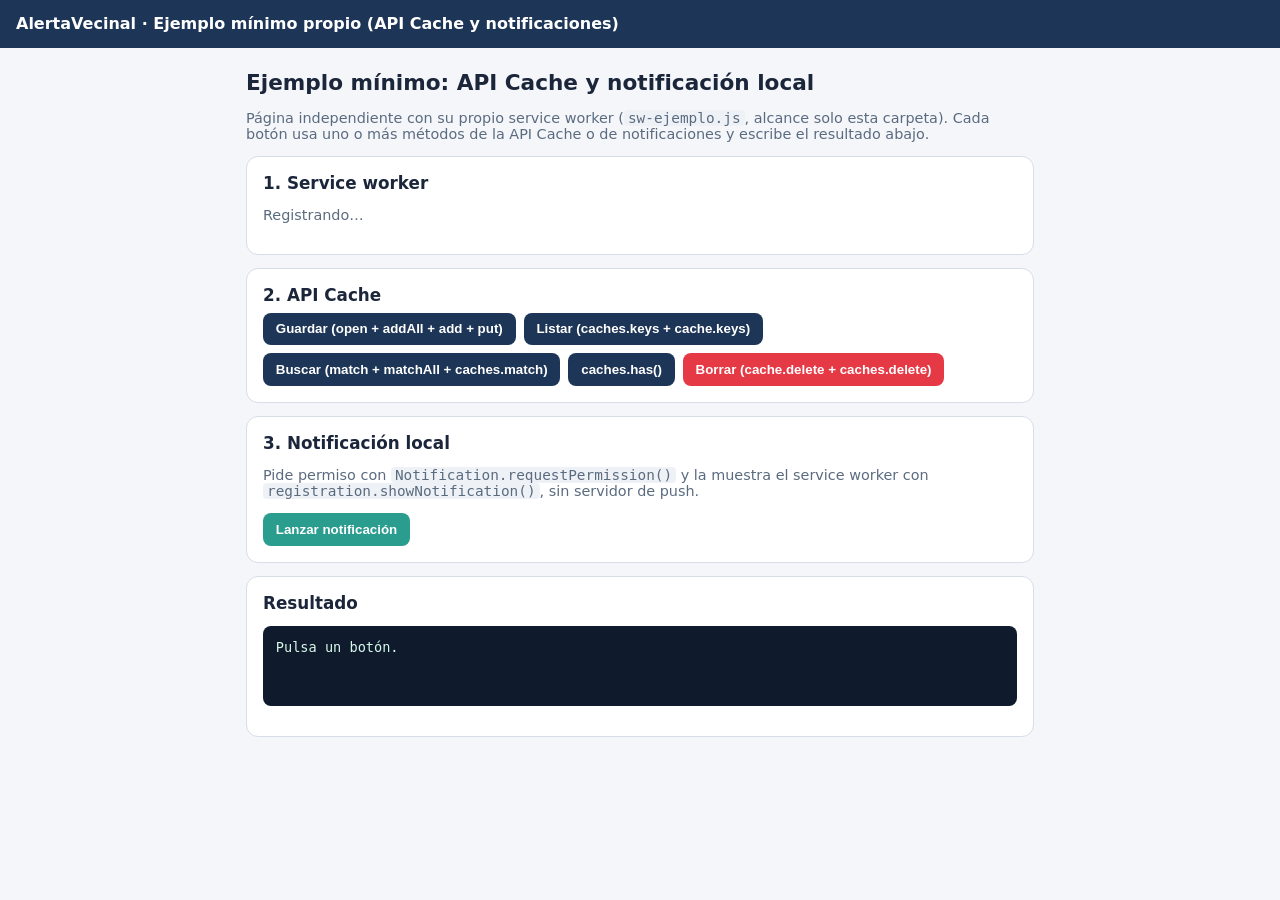
<file: docs/individual/yeudiel/ejemplo/index.html>
<!DOCTYPE html>
<html lang="es">
<head>
  <meta charset="UTF-8">
  <meta name="viewport" content="width=device-width, initial-scale=1">
  <title>Ejemplo mínimo: caché y notificaciones · Yeudiel</title>
  <link rel="manifest" href="manifest.json">
  <meta name="theme-color" content="#1d3557">
  <link rel="icon" type="image/png" href="../../../../iconos/icon-192.png">
  <style>
    :root { --azul:#1d3557; --rojo:#e63946; --verde:#2a9d8f; --borde:#d7dee8; --suave:#5b6b7f; }
    * { box-sizing:border-box; }
    body { margin:0; font-family:system-ui,Segoe UI,Roboto,sans-serif; background:#f4f6fa; color:#1b263b; }
    header { background:var(--azul); color:#fff; padding:.9rem 1rem; font-weight:700; }
    main { max-width:820px; margin:0 auto; padding:1rem; }
    h1 { font-size:1.35rem; margin:.4rem 0; }
    .tarjeta { background:#fff; border:1px solid var(--borde); border-radius:12px; padding:1rem; margin:.8rem 0; }
    .tarjeta h2 { font-size:1.05rem; margin:0 0 .5rem; }
    .botones { display:flex; flex-wrap:wrap; gap:.5rem; }
    button { border:0; border-radius:8px; padding:.55rem .8rem; font-weight:600; cursor:pointer; background:var(--azul); color:#fff; }
    button.verde { background:var(--verde); } button.rojo { background:var(--rojo); }
    pre { background:#0f1b2d; color:#d7f9e9; border-radius:8px; padding:.8rem; white-space:pre-wrap; min-height:5rem; font-size:.85rem; }
    .nota { color:var(--suave); font-size:.9rem; }
    code { background:#eef2f7; padding:0 .25rem; border-radius:4px; }
  </style>
</head>
<body>
  <header>AlertaVecinal · Ejemplo mínimo propio (API Cache y notificaciones)</header>
  <main>
    <h1>Ejemplo mínimo: API Cache y notificación local</h1>
    <p class="nota">Página independiente con su propio service worker (<code>sw-ejemplo.js</code>, alcance solo esta carpeta).
      Cada botón usa uno o más métodos de la API Cache o de notificaciones y escribe el resultado abajo.</p>

    <section class="tarjeta">
      <h2>1. Service worker</h2>
      <p id="estado-sw" class="nota">Registrando…</p>
    </section>

    <section class="tarjeta">
      <h2>2. API Cache</h2>
      <div class="botones">
        <button data-paso="guardar">Guardar (open + addAll + add + put)</button>
        <button data-paso="listar">Listar (caches.keys + cache.keys)</button>
        <button data-paso="buscar">Buscar (match + matchAll + caches.match)</button>
        <button data-paso="existe">caches.has()</button>
        <button class="rojo" data-paso="borrar">Borrar (cache.delete + caches.delete)</button>
      </div>
    </section>

    <section class="tarjeta">
      <h2>3. Notificación local</h2>
      <p class="nota">Pide permiso con <code>Notification.requestPermission()</code> y la muestra el service worker con
        <code>registration.showNotification()</code>, sin servidor de push.</p>
      <div class="botones">
        <button class="verde" data-paso="notificar">Lanzar notificación</button>
      </div>
    </section>

    <section class="tarjeta">
      <h2>Resultado</h2>
      <pre id="salida">Pulsa un botón.</pre>
    </section>
  </main>
  <script src="ejemplo.js"></script>
</body>
</html>
</file>
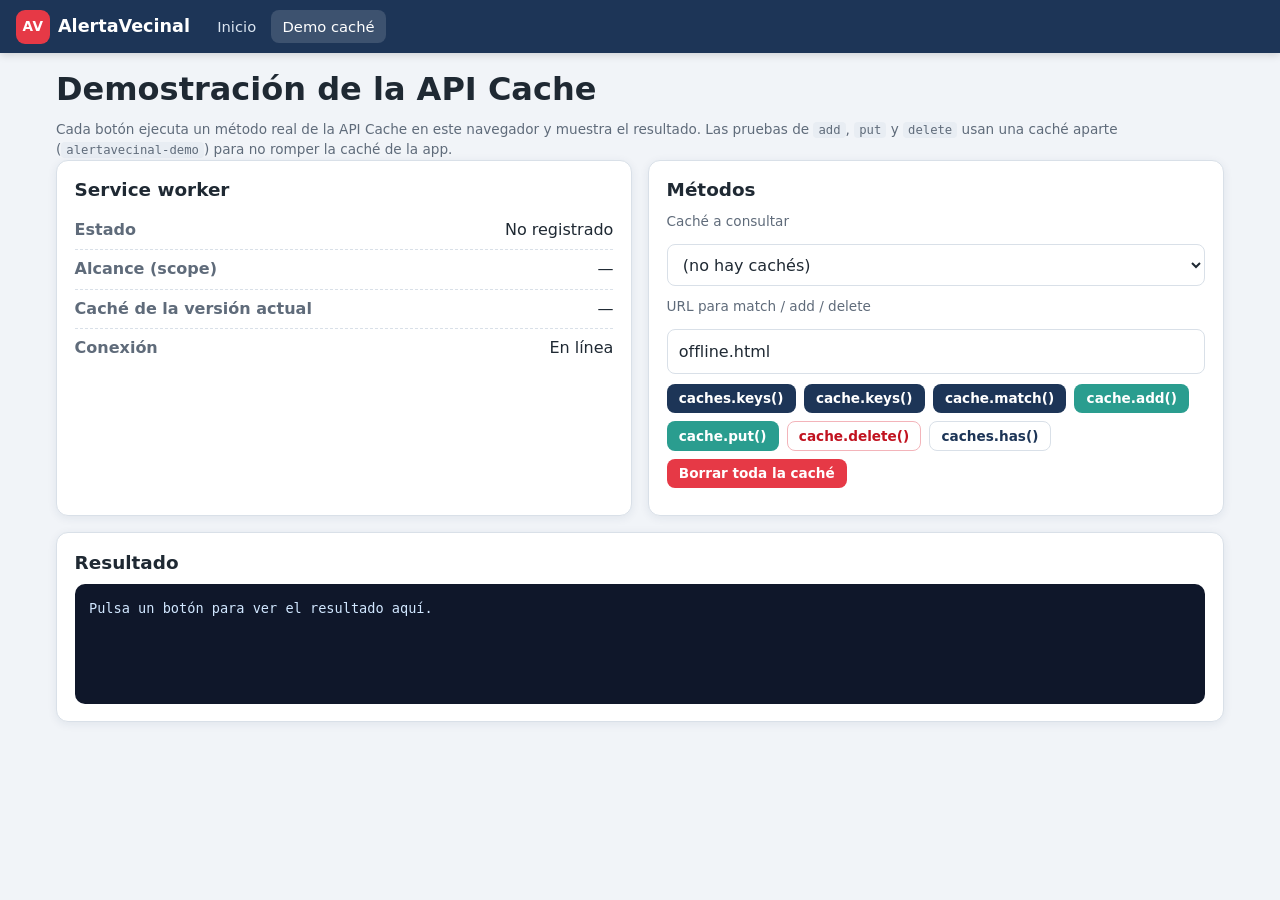
<file: demo-cache.html>
<!DOCTYPE html>
<html lang="es">
<head>
  <meta charset="UTF-8">
  <meta name="viewport" content="width=device-width, initial-scale=1">
  <title>Demo API Cache · AlertaVecinal</title>
  <link rel="stylesheet" href="css/estilos.css">
  <link rel="manifest" href="manifest.json">
  <meta name="theme-color" content="#1d3557">
  <link rel="icon" type="image/png" href="iconos/icon-192.png">
</head>
<body data-pagina="demo-cache">
  <header class="barra">
    <a class="marca" href="./">
      <span class="marca-logo" aria-hidden="true">AV</span>
      <span>AlertaVecinal</span>
    </a>
    <nav aria-label="Menú principal">
      <ul id="menu" class="menu">
        <li><a href="./">Inicio</a></li>
        <li><a href="demo-cache.html" class="activo">Demo caché</a></li>
      </ul>
    </nav>
    <div class="barra-acciones" id="barra-acciones">
      <span id="estado-red" class="chip" hidden></span>
    </div>
  </header>

  <main class="contenedor">
    <h1>Demostración de la API Cache</h1>
    <p class="nota">Cada botón ejecuta un método real de la API Cache en este navegador y muestra el resultado.
      Las pruebas de <code>add</code>, <code>put</code> y <code>delete</code> usan una caché aparte
      (<code>alertavecinal-demo</code>) para no romper la caché de la app.</p>

    <div class="demo-grid">
      <section class="tarjeta">
        <h2>Service worker</h2>
        <div class="dato"><strong>Estado</strong><span id="sw-estado">Comprobando…</span></div>
        <div class="dato"><strong>Alcance (scope)</strong><span id="sw-alcance">—</span></div>
        <div class="dato"><strong>Caché de la versión actual</strong><span id="sw-version">—</span></div>
        <div class="dato"><strong>Conexión</strong><span id="sw-red">—</span></div>
      </section>

      <section class="tarjeta">
        <h2>Métodos</h2>
        <label class="formulario">
          <span class="nota">Caché a consultar</span>
          <select id="demo-cache-nombre"><option value="">(pulsa caches.keys() primero)</option></select>
        </label>
        <label class="formulario" style="margin-top:.6rem">
          <span class="nota">URL para match / add / delete</span>
          <input id="demo-url" value="offline.html">
        </label>
        <div class="botonera">
          <button type="button" class="btn btn-primario btn-chico" data-metodo="cachesKeys">caches.keys()</button>
          <button type="button" class="btn btn-primario btn-chico" data-metodo="cacheKeys">cache.keys()</button>
          <button type="button" class="btn btn-primario btn-chico" data-metodo="cacheMatch">cache.match()</button>
          <button type="button" class="btn btn-verde btn-chico" data-metodo="cacheAdd">cache.add()</button>
          <button type="button" class="btn btn-verde btn-chico" data-metodo="cachePut">cache.put()</button>
          <button type="button" class="btn btn-peligro btn-chico" data-metodo="cacheDelete">cache.delete()</button>
          <button type="button" class="btn btn-claro btn-chico" data-metodo="cachesHas">caches.has()</button>
          <button type="button" class="btn btn-alerta btn-chico" data-metodo="borrarTodo">Borrar toda la caché</button>
        </div>
      </section>
    </div>

    <section class="tarjeta" style="margin-top:1rem">
      <h2>Resultado</h2>
      <pre id="demo-salida" class="salida">Pulsa un botón para ver el resultado aquí.</pre>
    </section>
  </main>

  <div id="avisos" class="avisos" aria-live="polite"></div>
  <script type="module">
    for (const nombre of ['app', 'cache-demo']) {
      try { await import(`./js/${nombre}.js`); }
      catch (error) { console.warn(`[AlertaVecinal] js/${nombre}.js no está disponible todavía.`, error.message); }
    }
  </script>
</body>
</html>
</file>
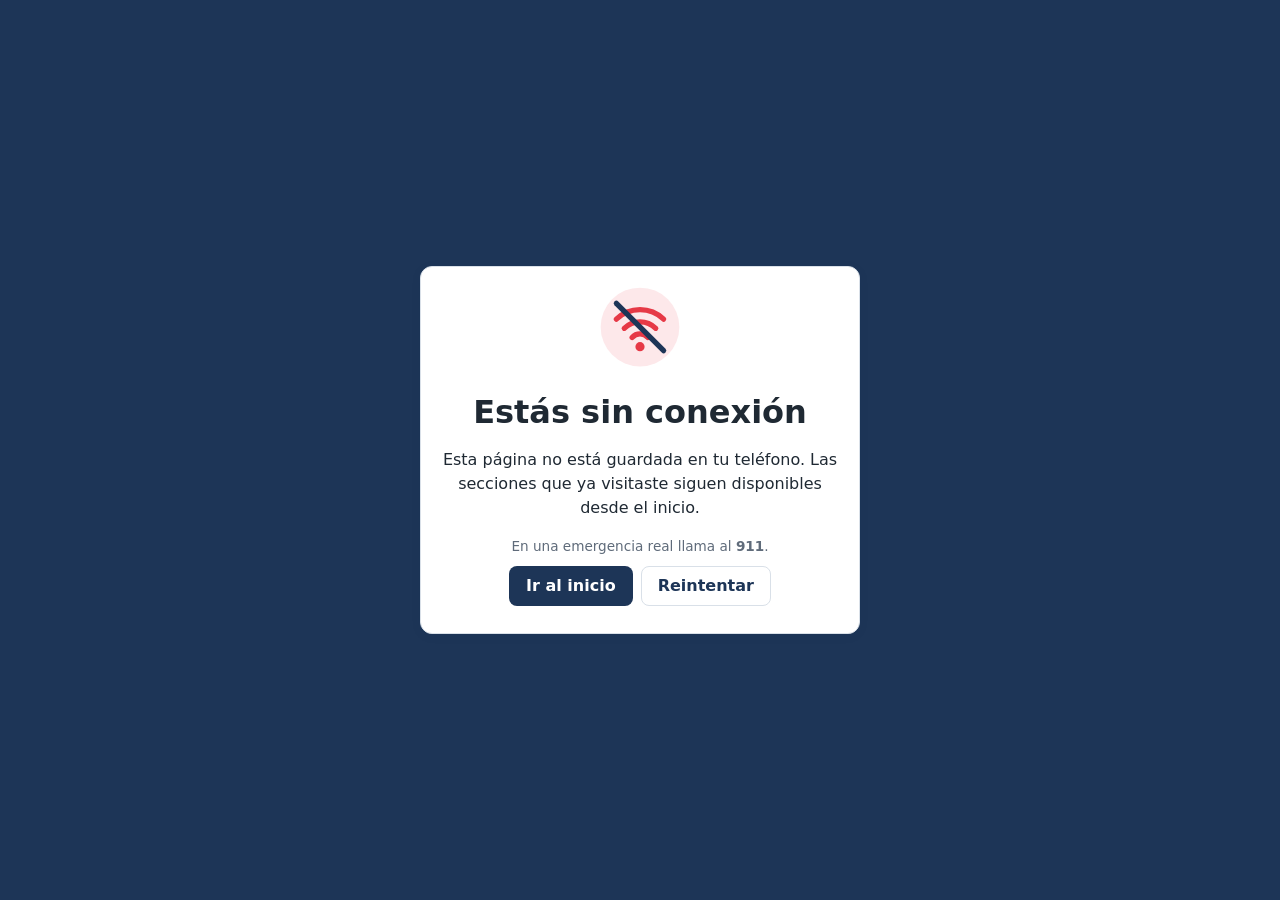
<file: offline.html>
<!DOCTYPE html>
<html lang="es">
<head>
  <meta charset="UTF-8">
  <meta name="viewport" content="width=device-width, initial-scale=1">
  <title>Sin conexión · AlertaVecinal</title>
  <meta name="theme-color" content="#1d3557">
  <link rel="stylesheet" href="css/estilos.css">
</head>
<body>
  <!-- Página de respaldo: el service worker la entrega cuando no hay red
       y la página pedida no está guardada en la caché. -->
  <main class="offline">
    <div class="tarjeta">
      <svg class="offline-icono" viewBox="0 0 64 64" aria-hidden="true">
        <circle cx="32" cy="32" r="30" fill="#fde8ea"/>
        <path d="M14 26a26 26 0 0 1 36 0M20 33a17 17 0 0 1 24 0M26 40a8 8 0 0 1 12 0" fill="none"
              stroke="#e63946" stroke-width="4" stroke-linecap="round"/>
        <circle cx="32" cy="47" r="3.5" fill="#e63946"/>
        <path d="M14 14l36 36" stroke="#1d3557" stroke-width="4" stroke-linecap="round"/>
      </svg>
      <h1>Estás sin conexión</h1>
      <p>Esta página no está guardada en tu teléfono. Las secciones que ya visitaste
         siguen disponibles desde el inicio.</p>
      <p class="nota">En una emergencia real llama al <strong>911</strong>.</p>
      <div class="botonera" style="justify-content:center">
        <a class="btn btn-primario" href="./">Ir al inicio</a>
        <button class="btn btn-claro" type="button" onclick="location.reload()">Reintentar</button>
      </div>
    </div>
  </main>
</body>
</html>
</file>
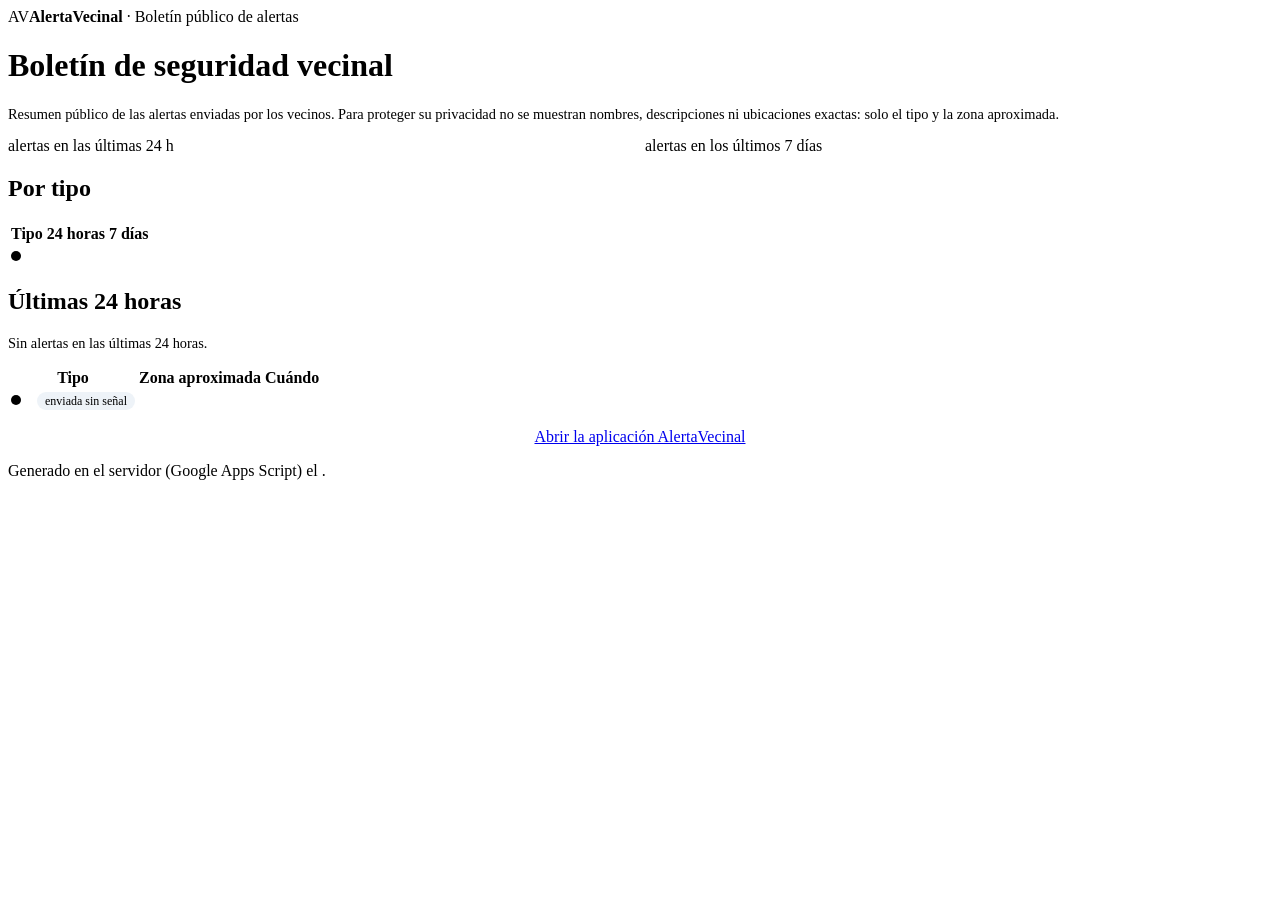
<file: apps-script/vista_boletin.html>
<!DOCTYPE html>
<html lang="es">
<head>
  <meta charset="utf-8">
  <!-- Plantilla de Apps Script: las etiquetas de valor escriben un dato (escapado) y las de código se ejecutan EN EL SERVIDOR.
       No escribas esas etiquetas dentro de un comentario: Apps Script también las interpreta ahí. -->
  <?!= estilosComunes_() ?>
  <style>
    .resumen{display:grid;grid-template-columns:repeat(auto-fit,minmax(150px,1fr));gap:10px}
    .cifra{font-size:2rem;font-weight:800;color:var(--azul)}
    .punto{display:inline-block;width:10px;height:10px;border-radius:50%;margin-right:6px;background:currentColor}
    .nota{color:var(--texto-suave);font-size:.9rem}
    .etiqueta{font-size:.75rem;background:#eef3f8;border-radius:10px;padding:2px 8px;margin-left:6px;color:var(--azul-claro)}
  </style>
</head>
<body>
  <header><span class="logo">AV</span><b>AlertaVecinal</b> · Boletín público de alertas</header>
  <main>
    <div class="tarjeta">
      <h1>Boletín de seguridad vecinal</h1>
      <p class="nota">Resumen público de las alertas enviadas por los vecinos. Para proteger su privacidad
        no se muestran nombres, descripciones ni ubicaciones exactas: solo el tipo y la zona aproximada.</p>
      <div class="resumen">
        <div class="tarjeta"><div class="cifra"><?= datos.total24h ?></div>alertas en las últimas 24 h</div>
        <div class="tarjeta"><div class="cifra"><?= datos.total7d ?></div>alertas en los últimos 7 días</div>
      </div>
    </div>

    <div class="tarjeta">
      <h2>Por tipo</h2>
      <table>
        <tr><th>Tipo</th><th>24 horas</th><th>7 días</th></tr>
        <? for (var i = 0; i < datos.porTipo7d.length; i++) { ?>
          <tr>
            <td class="<?= datos.porTipo7d[i].tipo ?>"><span class="punto"></span><?= datos.porTipo7d[i].nombre ?></td>
            <td><?= datos.porTipo24h[i].total ?></td>
            <td><?= datos.porTipo7d[i].total ?></td>
          </tr>
        <? } ?>
      </table>
    </div>

    <div class="tarjeta">
      <h2>Últimas 24 horas</h2>
      <? if (!datos.lista.length) { ?>
        <p class="nota">Sin alertas en las últimas 24 horas.</p>
      <? } else { ?>
        <table>
          <tr><th>Tipo</th><th>Zona aproximada</th><th>Cuándo</th></tr>
          <? for (var j = 0; j < datos.lista.length; j++) { var a = datos.lista[j]; ?>
            <tr>
              <td class="<?= a.tipo ?>"><span class="punto"></span><?= a.nombre ?>
                <? if (a.sinSenal) { ?><span class="etiqueta">enviada sin señal</span><? } ?></td>
              <td><?= a.zona ?></td>
              <td><?= a.hace ?></td>
            </tr>
          <? } ?>
        </table>
      <? } ?>
    </div>
    <p style="text-align:center"><a href="https://jazyelae.github.io/alertavecinal/">Abrir la aplicación AlertaVecinal</a></p>
  </main>
  <footer class="ssr">Generado en el servidor (Google Apps Script) el <?= datos.generadoEn ?>.</footer>
</body>
</html>
</file>
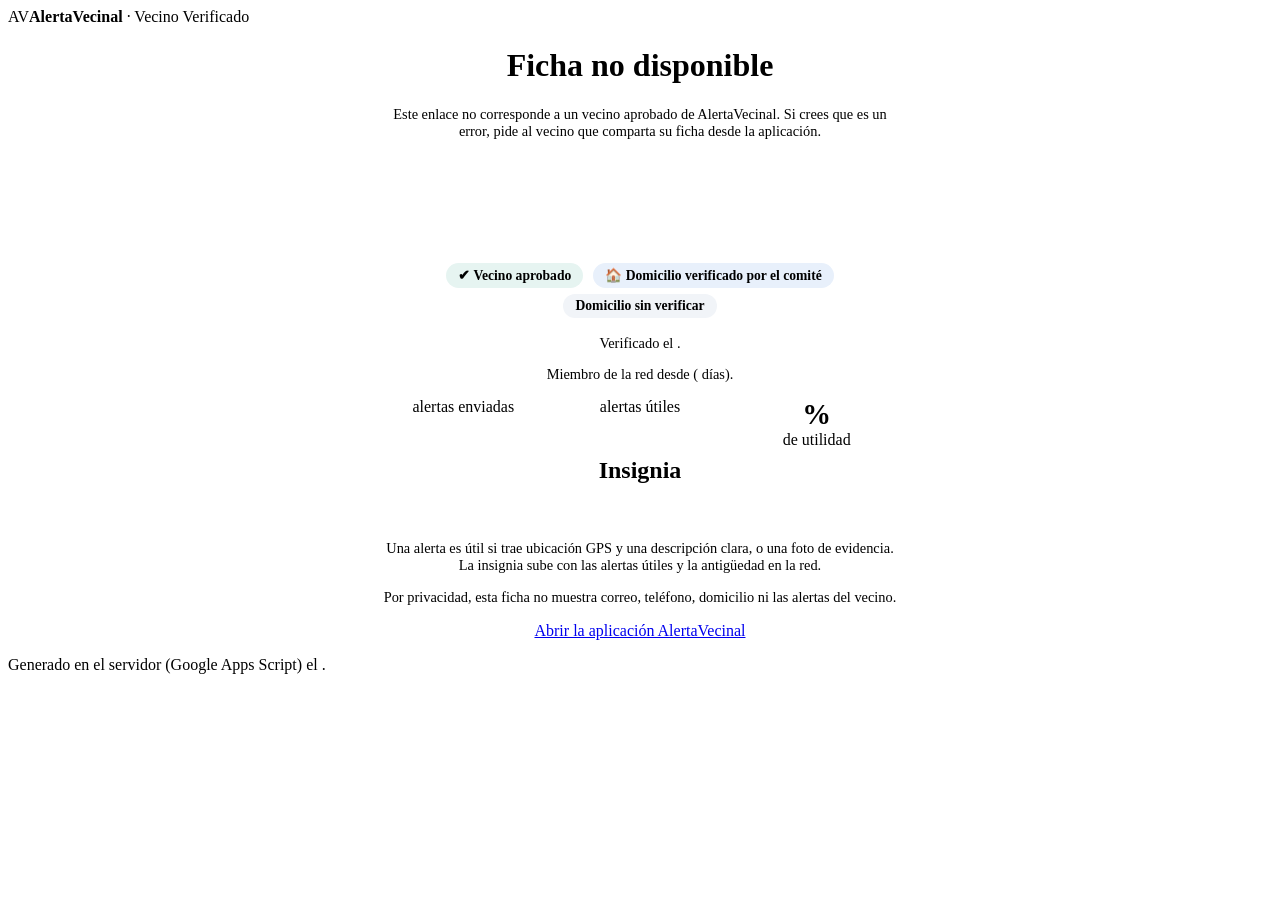
<file: apps-script/vista_verificado.html>
<!DOCTYPE html>
<html lang="es">
<head>
  <meta charset="utf-8">
  <!-- Plantilla de Apps Script: las etiquetas de valor escriben un dato (escapado) y las de código se ejecutan EN EL SERVIDOR.
       No escribas esas etiquetas dentro de un comentario: Apps Script también las interpreta ahí. -->
  <?!= estilosComunes_() ?>
  <style>
    .ficha{max-width:520px;margin:0 auto;text-align:center}
    .avatar{width:84px;height:84px;border-radius:50%;background:var(--azul);color:#fff;font-size:2.2rem;font-weight:800;
            display:flex;align-items:center;justify-content:center;margin:4px auto 10px}
    .sello{display:inline-block;border-radius:999px;padding:4px 12px;font-weight:700;font-size:.85rem;margin:3px}
    .sello.aprobado{background:#e6f4f1;color:var(--verde)}
    .sello.domicilio{background:#e8f0fb;color:var(--medica)}
    .sello.pendiente{background:#f1f4f8;color:var(--texto-suave)}
    .cifras{display:grid;grid-template-columns:repeat(3,1fr);gap:10px;margin-top:12px}
    .cifra{font-size:1.8rem;font-weight:800;color:var(--azul)}
    .nota{color:var(--texto-suave);font-size:.9rem}
    .insignia{display:inline-block;border-radius:999px;padding:6px 16px;font-weight:800;margin-top:6px}
    .insignia.guardian{background:linear-gradient(135deg,#f4a261,#e76f51);color:#fff}
    .insignia.confiable{background:#e6f4f1;color:var(--verde)}
    .insignia.colaborador{background:#fff4e0;color:var(--gas)}
    .insignia.nuevo{background:#f1f4f8;color:var(--texto-suave)}
  </style>
</head>
<body>
  <header><span class="logo">AV</span><b>AlertaVecinal</b> · Vecino Verificado</header>
  <main>
    <? if (!datos.encontrado) { ?>
      <div class="tarjeta ficha">
        <h1>Ficha no disponible</h1>
        <p class="nota">Este enlace no corresponde a un vecino aprobado de AlertaVecinal.
          Si crees que es un error, pide al vecino que comparta su ficha desde la aplicación.</p>
      </div>
    <? } else { ?>
      <div class="tarjeta ficha">
        <div class="avatar" aria-hidden="true"><?= datos.nombreCorto.charAt(0) ?></div>
        <h1><?= datos.nombreCorto ?></h1>
        <div>
          <span class="sello aprobado">✔ Vecino aprobado<?= datos.esAdmin ? ' · administrador' : '' ?></span>
          <? if (datos.domicilioVerificado) { ?>
            <span class="sello domicilio">🏠 Domicilio verificado por el comité</span>
          <? } else { ?>
            <span class="sello pendiente">Domicilio sin verificar</span>
          <? } ?>
        </div>
        <? if (datos.domicilioVerificado && datos.verificadoEn) { ?>
          <p class="nota">Verificado el <?= datos.verificadoEn ?>.</p>
        <? } ?>
        <p class="nota">Miembro de la red desde <?= datos.miembroDesde ?> (<?= datos.dias ?> días).</p>

        <div class="cifras">
          <div class="tarjeta"><div class="cifra"><?= datos.total ?></div>alertas enviadas</div>
          <div class="tarjeta"><div class="cifra"><?= datos.utiles ?></div>alertas útiles</div>
          <div class="tarjeta"><div class="cifra"><?= datos.porcentajeUtil ?>%</div>de utilidad</div>
        </div>

        <h2 style="margin-top:8px">Insignia</h2>
        <span class="insignia <?= datos.claseInsignia ?>"><?= datos.insignia ?></span>
        <p class="nota">Una alerta es útil si trae ubicación GPS y una descripción clara, o una foto de evidencia.
          La insignia sube con las alertas útiles y la antigüedad en la red.</p>
      </div>
      <p class="nota" style="text-align:center">Por privacidad, esta ficha no muestra correo, teléfono, domicilio ni las alertas del vecino.</p>
    <? } ?>
    <p style="text-align:center"><a href="https://jazyelae.github.io/alertavecinal/">Abrir la aplicación AlertaVecinal</a></p>
  </main>
  <footer class="ssr">Generado en el servidor (Google Apps Script) el <?= datos.generadoEn ?>.</footer>
</body>
</html>
</file>
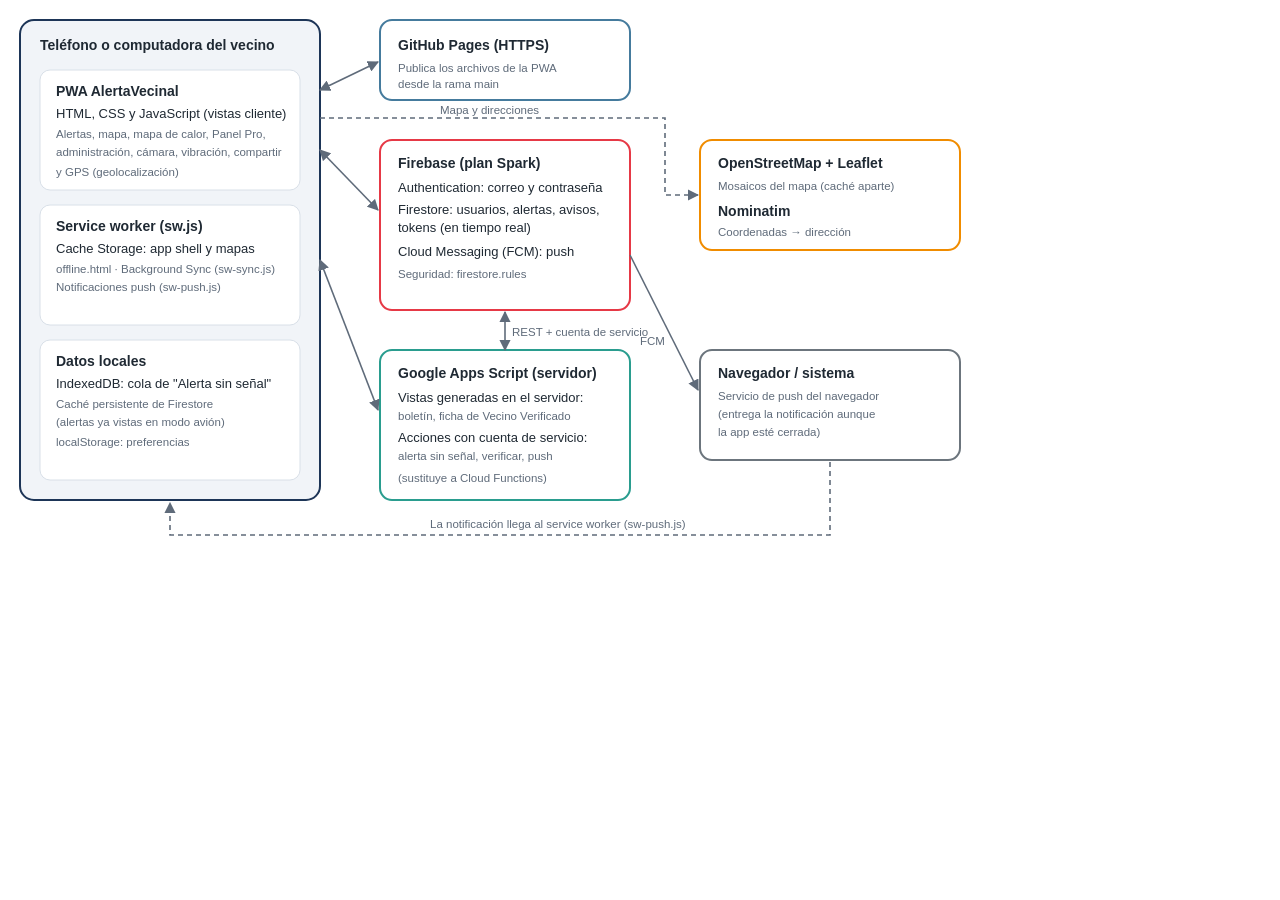
<file: docs/producto2/evidencias/arquitectura.html>
<!doctype html>
<!-- Diagrama de arquitectura de AlertaVecinal. Se convierte a arquitectura.png con la captura de pruebas_jaziel.js. -->
<html lang="es">
<head>
<meta charset="utf-8">
<style>
  body { margin: 0; font-family: "Segoe UI", Roboto, sans-serif; background: #fff; }
  svg text { font-size: 13px; fill: #1f2933; }
  .t { font-weight: 700; font-size: 14px; }
  .s { font-size: 11.5px; fill: #5f6b7a; }
</style>
</head>
<body>
<svg width="980" height="545" viewBox="0 0 980 545" xmlns="http://www.w3.org/2000/svg">
  <defs>
    <marker id="f" viewBox="0 0 10 10" refX="9" refY="5" markerWidth="7" markerHeight="7" orient="auto-start-reverse">
      <path d="M0,0 L10,5 L0,10 z" fill="#5f6b7a"/>
    </marker>
  </defs>

  <!-- Dispositivo del vecino -->
  <rect x="20" y="20" width="300" height="480" rx="14" fill="#f1f4f8" stroke="#1d3557" stroke-width="2"/>
  <text x="40" y="50" class="t">Teléfono o computadora del vecino</text>
  <rect x="40" y="70" width="260" height="120" rx="10" fill="#fff" stroke="#d9e0e8"/>
  <text x="56" y="96" class="t">PWA AlertaVecinal</text>
  <text x="56" y="118">HTML, CSS y JavaScript (vistas cliente)</text>
  <text x="56" y="138" class="s">Alertas, mapa, mapa de calor, Panel Pro,</text>
  <text x="56" y="156" class="s">administración, cámara, vibración, compartir</text>
  <text x="56" y="176" class="s">y GPS (geolocalización)</text>
  <rect x="40" y="205" width="260" height="120" rx="10" fill="#fff" stroke="#d9e0e8"/>
  <text x="56" y="231" class="t">Service worker (sw.js)</text>
  <text x="56" y="253">Cache Storage: app shell y mapas</text>
  <text x="56" y="273" class="s">offline.html · Background Sync (sw-sync.js)</text>
  <text x="56" y="291" class="s">Notificaciones push (sw-push.js)</text>
  <rect x="40" y="340" width="260" height="140" rx="10" fill="#fff" stroke="#d9e0e8"/>
  <text x="56" y="366" class="t">Datos locales</text>
  <text x="56" y="388">IndexedDB: cola de "Alerta sin señal"</text>
  <text x="56" y="408" class="s">Caché persistente de Firestore</text>
  <text x="56" y="426" class="s">(alertas ya vistas en modo avión)</text>
  <text x="56" y="446" class="s">localStorage: preferencias</text>

  <!-- GitHub Pages -->
  <rect x="380" y="20" width="250" height="80" rx="12" fill="#fff" stroke="#457b9d" stroke-width="2"/>
  <text x="398" y="50" class="t">GitHub Pages (HTTPS)</text>
  <text x="398" y="72" class="s">Publica los archivos de la PWA</text>
  <text x="398" y="88" class="s">desde la rama main</text>

  <!-- Firebase -->
  <rect x="380" y="140" width="250" height="170" rx="12" fill="#fff" stroke="#e63946" stroke-width="2"/>
  <text x="398" y="168" class="t">Firebase (plan Spark)</text>
  <text x="398" y="192">Authentication: correo y contraseña</text>
  <text x="398" y="214">Firestore: usuarios, alertas, avisos,</text>
  <text x="398" y="232">tokens (en tiempo real)</text>
  <text x="398" y="256">Cloud Messaging (FCM): push</text>
  <text x="398" y="278" class="s">Seguridad: firestore.rules</text>

  <!-- Apps Script -->
  <rect x="380" y="350" width="250" height="150" rx="12" fill="#fff" stroke="#2a9d8f" stroke-width="2"/>
  <text x="398" y="378" class="t">Google Apps Script (servidor)</text>
  <text x="398" y="402">Vistas generadas en el servidor:</text>
  <text x="398" y="420" class="s">boletín, ficha de Vecino Verificado</text>
  <text x="398" y="442">Acciones con cuenta de servicio:</text>
  <text x="398" y="460" class="s">alerta sin señal, verificar, push</text>
  <text x="398" y="482" class="s">(sustituye a Cloud Functions)</text>

  <!-- Servicios de mapas -->
  <rect x="700" y="140" width="260" height="110" rx="12" fill="#fff" stroke="#f08c00" stroke-width="2"/>
  <text x="718" y="168" class="t">OpenStreetMap + Leaflet</text>
  <text x="718" y="190" class="s">Mosaicos del mapa (caché aparte)</text>
  <text x="718" y="216" class="t">Nominatim</text>
  <text x="718" y="236" class="s">Coordenadas → dirección</text>

  <rect x="700" y="350" width="260" height="110" rx="12" fill="#fff" stroke="#6c757d" stroke-width="2"/>
  <text x="718" y="378" class="t">Navegador / sistema</text>
  <text x="718" y="400" class="s">Servicio de push del navegador</text>
  <text x="718" y="418" class="s">(entrega la notificación aunque</text>
  <text x="718" y="436" class="s">la app esté cerrada)</text>

  <!-- Flechas -->
  <line x1="320" y1="90" x2="378" y2="62" stroke="#5f6b7a" stroke-width="1.6" marker-end="url(#f)" marker-start="url(#f)"/>
  <line x1="320" y1="150" x2="378" y2="210" stroke="#5f6b7a" stroke-width="1.6" marker-end="url(#f)" marker-start="url(#f)"/>
  <line x1="320" y1="260" x2="378" y2="410" stroke="#5f6b7a" stroke-width="1.6" marker-end="url(#f)" marker-start="url(#f)"/>
  <line x1="505" y1="350" x2="505" y2="312" stroke="#5f6b7a" stroke-width="1.6" marker-end="url(#f)" marker-start="url(#f)"/>
  <text x="512" y="336" class="s">REST + cuenta de servicio</text>
  <line x1="630" y1="255" x2="698" y2="390" stroke="#5f6b7a" stroke-width="1.6" marker-end="url(#f)"/>
  <text x="640" y="345" class="s">FCM</text>
  <path d="M830,462 V535 H170 V503" fill="none" stroke="#5f6b7a" stroke-width="1.6" stroke-dasharray="5 4" marker-end="url(#f)"/>
  <text x="430" y="528" class="s">La notificación llega al service worker (sw-push.js)</text>
  <path d="M320,118 H665 V195 H698" fill="none" stroke="#5f6b7a" stroke-width="1.6" stroke-dasharray="5 4" marker-end="url(#f)"/>
  <text x="440" y="114" class="s">Mapa y direcciones</text>
</svg>
</body>
</html>
</file>
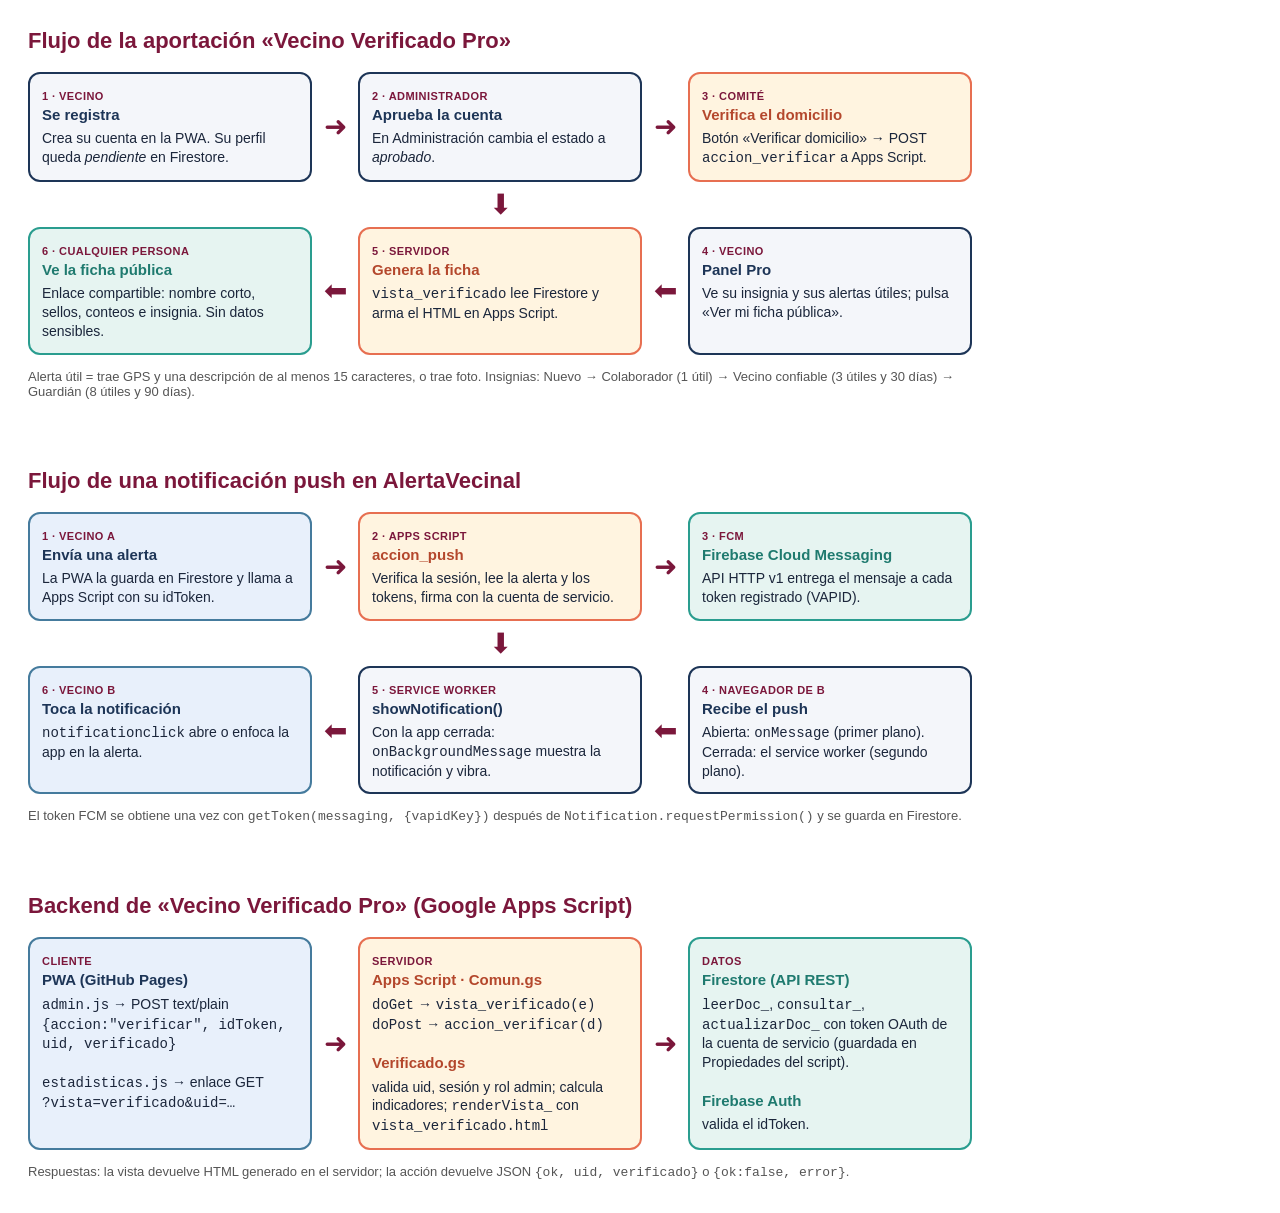
<file: docs/individual/yeudiel/diagramas/diagramas.html>
<!DOCTYPE html>
<html lang="es">
<head>
<meta charset="UTF-8">
<title>Diagramas · Yeudiel</title>
<style>
  body { margin:0; font-family:Segoe UI,Roboto,Arial,sans-serif; background:#fff; color:#1b263b; }
  .lienzo { width:1000px; padding:28px; box-sizing:border-box; }
  h2 { margin:0 0 18px; font-size:22px; color:#7B173B; }
  .fila { display:flex; align-items:stretch; gap:0; }
  .caja { flex:1; border:2px solid #1d3557; border-radius:12px; padding:12px; background:#f4f6fa; font-size:14px; line-height:1.35; }
  .caja b { display:block; color:#1d3557; font-size:15px; margin-bottom:4px; }
  .caja.srv { background:#fff4e0; border-color:#e76f51; } .caja.srv b { color:#b4472c; }
  .caja.db { background:#e6f4f1; border-color:#2a9d8f; } .caja.db b { color:#1f7a6f; }
  .caja.disp { background:#e8f0fb; border-color:#457b9d; }
  .flecha { width:46px; display:flex; align-items:center; justify-content:center; font-size:28px; color:#7B173B; flex:none; }
  .abajo { text-align:center; font-size:28px; color:#7B173B; margin:6px 0; }
  .nota { font-size:13px; color:#555; margin-top:14px; }
  .etq { font-size:11px; color:#7B173B; font-weight:700; text-transform:uppercase; letter-spacing:.04em; }
  .decision { border-style:dashed; }
</style>
</head>
<body>

<!-- 1. Flujo de Vecino Verificado Pro -->
<div class="lienzo" id="d-verificado">
  <h2>Flujo de la aportación «Vecino Verificado Pro»</h2>
  <div class="fila">
    <div class="caja"><span class="etq">1 · Vecino</span><b>Se registra</b>Crea su cuenta en la PWA. Su perfil queda <i>pendiente</i> en Firestore.</div>
    <div class="flecha">➜</div>
    <div class="caja"><span class="etq">2 · Administrador</span><b>Aprueba la cuenta</b>En Administración cambia el estado a <i>aprobado</i>.</div>
    <div class="flecha">➜</div>
    <div class="caja srv"><span class="etq">3 · Comité</span><b>Verifica el domicilio</b>Botón «Verificar domicilio» → POST <code>accion_verificar</code> a Apps Script.</div>
  </div>
  <div class="abajo">⬇</div>
  <div class="fila">
    <div class="caja db"><span class="etq">6 · Cualquier persona</span><b>Ve la ficha pública</b>Enlace compartible: nombre corto, sellos, conteos e insignia. Sin datos sensibles.</div>
    <div class="flecha">⬅</div>
    <div class="caja srv"><span class="etq">5 · Servidor</span><b>Genera la ficha</b><code>vista_verificado</code> lee Firestore y arma el HTML en Apps Script.</div>
    <div class="flecha">⬅</div>
    <div class="caja"><span class="etq">4 · Vecino</span><b>Panel Pro</b>Ve su insignia y sus alertas útiles; pulsa «Ver mi ficha pública».</div>
  </div>
  <p class="nota">Alerta útil = trae GPS y una descripción de al menos 15 caracteres, o trae foto. Insignias: Nuevo → Colaborador (1 útil) → Vecino confiable (3 útiles y 30 días) → Guardián (8 útiles y 90 días).</p>
</div>

<!-- 2. Flujo de notificaciones push -->
<div class="lienzo" id="d-push">
  <h2>Flujo de una notificación push en AlertaVecinal</h2>
  <div class="fila">
    <div class="caja disp"><span class="etq">1 · Vecino A</span><b>Envía una alerta</b>La PWA la guarda en Firestore y llama a Apps Script con su idToken.</div>
    <div class="flecha">➜</div>
    <div class="caja srv"><span class="etq">2 · Apps Script</span><b>accion_push</b>Verifica la sesión, lee la alerta y los tokens, firma con la cuenta de servicio.</div>
    <div class="flecha">➜</div>
    <div class="caja db"><span class="etq">3 · FCM</span><b>Firebase Cloud Messaging</b>API HTTP v1 entrega el mensaje a cada token registrado (VAPID).</div>
  </div>
  <div class="abajo">⬇</div>
  <div class="fila">
    <div class="caja disp"><span class="etq">6 · Vecino B</span><b>Toca la notificación</b><code>notificationclick</code> abre o enfoca la app en la alerta.</div>
    <div class="flecha">⬅</div>
    <div class="caja"><span class="etq">5 · Service worker</span><b>showNotification()</b>Con la app cerrada: <code>onBackgroundMessage</code> muestra la notificación y vibra.</div>
    <div class="flecha">⬅</div>
    <div class="caja"><span class="etq">4 · Navegador de B</span><b>Recibe el push</b>Abierta: <code>onMessage</code> (primer plano). Cerrada: el service worker (segundo plano).</div>
  </div>
  <p class="nota">El token FCM se obtiene una vez con <code>getToken(messaging, {vapidKey})</code> después de <code>Notification.requestPermission()</code> y se guarda en Firestore.</p>
</div>

<!-- 3. Arquitectura del backend de la aportación -->
<div class="lienzo" id="d-backend">
  <h2>Backend de «Vecino Verificado Pro» (Google Apps Script)</h2>
  <div class="fila">
    <div class="caja disp"><span class="etq">Cliente</span><b>PWA (GitHub Pages)</b><code>admin.js</code> → POST text/plain<br><code>{accion:"verificar", idToken, uid, verificado}</code><br><br><code>estadisticas.js</code> → enlace GET<br><code>?vista=verificado&amp;uid=…</code></div>
    <div class="flecha">➜</div>
    <div class="caja srv"><span class="etq">Servidor</span><b>Apps Script · Comun.gs</b><code>doGet</code> → <code>vista_verificado(e)</code><br><code>doPost</code> → <code>accion_verificar(d)</code><br><br><b>Verificado.gs</b>valida uid, sesión y rol admin; calcula indicadores; <code>renderVista_</code> con <code>vista_verificado.html</code></div>
    <div class="flecha">➜</div>
    <div class="caja db"><span class="etq">Datos</span><b>Firestore (API REST)</b><code>leerDoc_</code>, <code>consultar_</code>, <code>actualizarDoc_</code> con token OAuth de la cuenta de servicio (guardada en Propiedades del script).<br><br><b>Firebase Auth</b> valida el idToken.</div>
  </div>
  <p class="nota">Respuestas: la vista devuelve HTML generado en el servidor; la acción devuelve JSON <code>{ok, uid, verificado}</code> o <code>{ok:false, error}</code>.</p>
</div>

</body>
</html>
</file>
<file: css/estilos.css>
/* =========================================================
   AlertaVecinal - estilos (mobile first, sin frameworks)
   ========================================================= */
:root {
  --azul: #1d3557;
  --azul-claro: #457b9d;
  --rojo: #e63946;
  --rojo-oscuro: #c1121f;
  --fondo: #f1f4f8;
  --tarjeta: #ffffff;
  --texto: #1f2933;
  --texto-suave: #5f6b7a;
  --borde: #d9e0e8;
  --verde: #2a9d8f;
  --amarillo: #f4a261;
  --radio: 12px;
  --sombra: 0 2px 10px rgba(29, 53, 87, .08);
  --robo: #d62828;
  --medica: #1d70b8;
  --gas: #f08c00;
  --otro: #6c757d;
}

* { box-sizing: border-box; }

html { -webkit-text-size-adjust: 100%; }

body {
  margin: 0;
  font-family: system-ui, -apple-system, "Segoe UI", Roboto, "Helvetica Neue", Arial, sans-serif;
  font-size: 16px;
  line-height: 1.5;
  color: var(--texto);
  background: var(--fondo);
}

a { color: var(--azul-claro); }
code { background: #e8edf3; padding: 1px 5px; border-radius: 4px; font-size: .9em; }
h1, h2, h3 { line-height: 1.25; margin: 0 0 .6rem; }
h2 { font-size: 1.15rem; display: flex; align-items: center; gap: .5rem; }
[hidden] { display: none !important; }

/* ---------- Barra superior ---------- */
.barra {
  position: sticky; top: 0; z-index: 1000;
  display: flex; flex-wrap: wrap; align-items: center; gap: .5rem 1rem;
  padding: .6rem 1rem;
  background: var(--azul); color: #fff;
  box-shadow: 0 2px 8px rgba(0, 0, 0, .15);
}
.marca { display: flex; align-items: center; gap: .5rem; color: #fff; text-decoration: none; font-weight: 700; font-size: 1.1rem; }
.marca-logo {
  display: grid; place-items: center; width: 34px; height: 34px; border-radius: 9px;
  background: var(--rojo); font-size: .85rem; letter-spacing: .5px;
}
.barra nav { order: 3; width: 100%; overflow-x: auto; }
.menu { display: flex; gap: .25rem; list-style: none; margin: 0; padding: 0; white-space: nowrap; }
.menu a {
  display: block; padding: .35rem .7rem; border-radius: 8px;
  color: #dbe6f2; text-decoration: none; font-size: .92rem;
}
.menu a:hover, .menu a.activo { background: rgba(255, 255, 255, .14); color: #fff; }
.barra-acciones { margin-left: auto; display: flex; align-items: center; gap: .5rem; flex-wrap: wrap; justify-content: flex-end; }
.usuario { font-size: .9rem; color: #dbe6f2; max-width: 40vw; overflow: hidden; text-overflow: ellipsis; white-space: nowrap; }

@media (min-width: 860px) {
  .barra nav { order: 0; width: auto; }
}

/* ---------- Bandas de aviso ---------- */
.banda { padding: .6rem 1rem; font-size: .92rem; text-align: center; }
.banda-aviso { background: #fff3cd; color: #664d03; }
.banda-demo { background: #e0f2f1; color: #0b5e55; }
.banda-offline { background: #343a40; color: #fff; }

/* ---------- Contenedor y tarjetas ---------- */
.contenedor { max-width: 1200px; margin: 0 auto; padding: 1rem; }
.tarjeta {
  background: var(--tarjeta); border-radius: var(--radio); box-shadow: var(--sombra);
  padding: 1.1rem; border: 1px solid var(--borde); min-width: 0;
}
.tarjeta-centro { max-width: 480px; margin: 2rem auto; text-align: center; }
.panel-grid { display: grid; grid-template-columns: 1fr; gap: 1rem; }
@media (min-width: 900px) {
  .panel-grid { grid-template-columns: 380px 1fr; }
  .panel-grid > .ancho-completo { grid-column: 1 / -1; }
  #tarjeta-lista { grid-row: span 2; }
}
.cargando { text-align: center; color: var(--texto-suave); padding: 2rem; }

/* ---------- Acceso ---------- */
.acceso { display: grid; gap: 1.5rem; align-items: center; padding: 1rem 0; }
.acceso-intro h1 { font-size: 1.8rem; color: var(--azul); }
.acceso-intro p { color: var(--texto-suave); font-size: 1.05rem; }
@media (min-width: 860px) {
  .acceso { grid-template-columns: 1.1fr 1fr; gap: 3rem; padding: 3rem 0; }
  .acceso-intro h1 { font-size: 2.4rem; }
}
.pestanas { display: flex; gap: .25rem; margin-bottom: 1rem; background: var(--fondo); border-radius: 10px; padding: 4px; }
.pestana {
  flex: 1; padding: .55rem; border: 0; border-radius: 8px; background: transparent;
  font: inherit; font-weight: 600; color: var(--texto-suave); cursor: pointer;
}
.pestana.activa { background: #fff; color: var(--azul); box-shadow: var(--sombra); }

/* ---------- Formularios ---------- */
.formulario { display: grid; gap: .8rem; }
.formulario label { display: grid; gap: .3rem; font-size: .92rem; font-weight: 600; color: #334155; }
input, select, textarea {
  width: 100%; font: inherit; font-weight: 400; padding: .6rem .7rem;
  border: 1px solid var(--borde); border-radius: 8px; background: #fff; color: var(--texto);
}
input:focus, select:focus, textarea:focus { outline: 2px solid var(--azul-claro); outline-offset: 1px; border-color: transparent; }
.fila-2 { display: grid; grid-template-columns: 2fr 1fr; gap: .6rem; }
.nota { font-size: .85rem; color: var(--texto-suave); margin: 0; }
.mensaje { margin: .8rem 0 0; padding: .6rem .8rem; border-radius: 8px; background: #fde8ea; color: #8a1621; font-size: .92rem; }
.mensaje.ok { background: #e0f2f1; color: #0b5e55; }
.ubicacion { display: flex; flex-wrap: wrap; align-items: center; gap: .5rem; }

/* ---------- Botones ---------- */
.btn {
  display: inline-flex; align-items: center; justify-content: center; gap: .4rem;
  padding: .6rem 1rem; border: 1px solid transparent; border-radius: 8px;
  font: inherit; font-weight: 600; cursor: pointer; text-decoration: none; line-height: 1.2;
}
.btn:disabled { opacity: .6; cursor: not-allowed; }
.btn-primario { background: var(--azul); color: #fff; }
.btn-primario:hover { background: #16294a; }
.btn-alerta { background: var(--rojo); color: #fff; font-size: 1.05rem; padding: .8rem 1rem; }
.btn-alerta:hover { background: var(--rojo-oscuro); }
.btn-claro { background: #fff; color: var(--azul); border-color: var(--borde); }
.btn-claro:hover { background: #f5f8fb; }
.btn-verde { background: var(--verde); color: #fff; }
.btn-instalar { background: var(--amarillo); color: #1f2933; }
.btn-chico { padding: .35rem .7rem; font-size: .85rem; }
.btn-peligro { background: #fff; color: var(--rojo-oscuro); border-color: #f3b4ba; }

.chip {
  display: inline-block; padding: .1rem .55rem; border-radius: 999px; font-size: .78rem; font-weight: 600;
  background: #e8edf3; color: var(--azul);
}
.chip-ok { background: #d1f0eb; color: #0b5e55; }
.chip-mal { background: #fde8ea; color: #8a1621; }
.chip-espera { background: #fff3cd; color: #664d03; }
.barra .chip { background: rgba(255, 255, 255, .15); color: #fff; }
.barra .chip.chip-mal { background: var(--rojo); }

/* ---------- Lista de alertas ---------- */
.lista-alertas { list-style: none; margin: 0; padding: 0; display: grid; gap: .6rem; max-height: 560px; overflow-y: auto; }
.lista-alertas .vacio { color: var(--texto-suave); padding: 1rem; text-align: center; }
.alerta {
  border: 1px solid var(--borde); border-left: 5px solid var(--otro); border-radius: 10px;
  padding: .7rem .8rem; display: grid; gap: .25rem; background: #fff;
}
.alerta.robo { border-left-color: var(--robo); }
.alerta.medica { border-left-color: var(--medica); }
.alerta.gas { border-left-color: var(--gas); }
.alerta.resaltada { box-shadow: 0 0 0 3px var(--amarillo); }
.alerta-cabeza { display: flex; justify-content: space-between; gap: .5rem; align-items: baseline; flex-wrap: wrap; }
.alerta-tipo { font-weight: 700; display: flex; align-items: center; gap: .4rem; }
.punto { width: 10px; height: 10px; border-radius: 50%; display: inline-block; background: var(--otro); flex: none; }
.alerta-meta { font-size: .82rem; color: var(--texto-suave); }
.alerta-acciones { display: flex; gap: .4rem; flex-wrap: wrap; }
.alerta .pendiente { color: #8a5a00; font-weight: 600; }

/* ---------- Mapas ---------- */
.mapa { height: 380px; border-radius: 10px; border: 1px solid var(--borde); z-index: 0; }
@media (min-width: 900px) { .mapa { height: 460px; } }
.leyenda { display: flex; flex-wrap: wrap; gap: .4rem 1rem; font-size: .85rem; margin-top: .6rem; color: var(--texto-suave); }
.leyenda span { display: inline-flex; align-items: center; gap: .35rem; }
.filtros { display: flex; flex-wrap: wrap; gap: .6rem; margin-bottom: .7rem; }
.filtros label { display: grid; gap: .2rem; font-size: .82rem; font-weight: 600; color: #334155; flex: 1 1 140px; }
.resumen-calor { font-size: .9rem; color: var(--texto-suave); margin: .6rem 0 0; }

/* ---------- Tablas ---------- */
.tabla-scroll { overflow-x: auto; }
table { width: 100%; border-collapse: collapse; font-size: .92rem; }
th, td { text-align: left; padding: .55rem .5rem; border-bottom: 1px solid var(--borde); vertical-align: middle; }
th { font-size: .8rem; text-transform: uppercase; letter-spacing: .4px; color: var(--texto-suave); }
td .acciones { display: flex; flex-wrap: wrap; gap: .3rem; }

/* ---------- Demos (caché y push) ---------- */
.demo-grid { display: grid; gap: 1rem; grid-template-columns: 1fr; }
@media (min-width: 900px) { .demo-grid { grid-template-columns: 1fr 1fr; } }
.botonera { display: flex; flex-wrap: wrap; gap: .5rem; margin: .6rem 0; }
.salida {
  background: #0f172a; color: #d1e7ff; border-radius: 10px; padding: .9rem; min-height: 120px;
  font-family: Consolas, "Cascadia Mono", Menlo, monospace; font-size: .85rem;
  white-space: pre-wrap; word-break: break-all; overflow: auto; max-height: 420px; margin: 0;
}
.salida .ok { color: #7ee2b8; }
.salida .error { color: #ff9aa2; }
.dato { display: flex; justify-content: space-between; gap: 1rem; padding: .45rem 0; border-bottom: 1px dashed var(--borde); }
.dato:last-child { border-bottom: 0; }
.dato strong { color: var(--texto-suave); font-weight: 600; }
.token { font-family: Consolas, Menlo, monospace; font-size: .8rem; word-break: break-all; background: var(--fondo); padding: .6rem; border-radius: 8px; }

/* ---------- Avisos (toasts) y notificación en página ---------- */
.avisos { position: fixed; bottom: 1rem; left: 50%; transform: translateX(-50%); display: grid; gap: .5rem; z-index: 3000; width: min(92vw, 420px); }
.aviso {
  background: var(--azul); color: #fff; padding: .7rem 1rem; border-radius: 10px;
  box-shadow: 0 6px 20px rgba(0, 0, 0, .2); font-size: .92rem; animation: entrar .25s ease-out;
}
.aviso.error { background: var(--rojo-oscuro); }
.aviso.ok { background: var(--verde); }
@keyframes entrar { from { opacity: 0; transform: translateY(10px); } to { opacity: 1; transform: none; } }

.notif-pagina {
  position: fixed; top: 4.5rem; right: 1rem; z-index: 3500; width: min(92vw, 360px);
  background: #fff; color: var(--texto); border-radius: 12px; border-left: 6px solid var(--rojo);
  box-shadow: 0 10px 30px rgba(0, 0, 0, .25); padding: .9rem 1rem; display: grid; gap: .35rem;
  animation: entrar .3s ease-out;
}
.notif-pagina .notif-app { font-size: .75rem; color: var(--texto-suave); display: flex; align-items: center; gap: .4rem; }
.notif-pagina .notif-app img { width: 18px; height: 18px; border-radius: 4px; }
.notif-pagina strong { font-size: 1rem; }
.notif-pagina .notif-botones { display: flex; gap: .4rem; justify-content: flex-end; }

/* ---------- Pendientes sin señal ---------- */
.pendientes { display: flex; align-items: center; gap: .5rem; padding: .55rem .75rem; border-radius: 8px; background: #fff3cd; color: #664d03; font-size: .9rem; }

/* ---------- Panel de estadísticas (Vecino Verificado Pro) ---------- */
.pro-cabeza { display: flex; flex-wrap: wrap; justify-content: space-between; align-items: center; gap: 1rem; margin-bottom: 1rem; }
.pro-cabeza h1 { font-size: 1.5rem; color: var(--azul); margin: 0; }
.insignia-pro { background: linear-gradient(135deg, #f4a261, #e76f51); color: #fff; padding: .25rem .7rem; border-radius: 999px; font-weight: 700; font-size: .8rem; }
.kpis { display: grid; grid-template-columns: repeat(2, 1fr); gap: .8rem; margin-bottom: 1rem; }
@media (min-width: 900px) { .kpis { grid-template-columns: repeat(4, 1fr); } }
.kpi { background: #fff; border: 1px solid var(--borde); border-radius: var(--radio); padding: .9rem; box-shadow: var(--sombra); }
.kpi span { display: block; font-size: .8rem; color: var(--texto-suave); }
.kpi strong { font-size: 1.7rem; color: var(--azul); }
.kpi strong { display: block; }
.kpi small { display: block; font-size: .78rem; color: var(--verde); font-weight: 600; }
.pro-grid { display: grid; gap: 1rem; grid-template-columns: 1fr; }
@media (min-width: 900px) { .pro-grid { grid-template-columns: 1fr 1fr; } }
.barras-h { display: grid; gap: .5rem; }
.barra-h { display: grid; grid-template-columns: 120px 1fr 36px; gap: .5rem; align-items: center; font-size: .88rem; }
.barra-h .pista { background: var(--fondo); border-radius: 6px; height: 14px; overflow: hidden; }
.barra-h .relleno { height: 100%; border-radius: 6px; }
.caseta { list-style: none; padding: 0; margin: 0; display: grid; gap: .45rem; }
.caseta li { display: flex; justify-content: space-between; gap: .5rem; font-size: .88rem; padding: .45rem .6rem; background: var(--fondo); border-radius: 8px; }
.marca-agua { font-size: .8rem; color: var(--texto-suave); text-align: center; margin-top: 1rem; }

/* ---------- Página sin conexión ---------- */
.offline { min-height: 100vh; display: grid; place-items: center; padding: 1.5rem; text-align: center; background: var(--azul); color: #fff; }
.offline .tarjeta { color: var(--texto); max-width: 440px; }
.offline-icono { width: 84px; height: 84px; margin: 0 auto 1rem; }

/* ---------- Foto de la alerta (cámara) ---------- */
.foto-campo { display: grid; gap: .5rem; }
.foto-campo > label.btn { justify-self: start; cursor: pointer; }
.foto-previa { display: flex; gap: .75rem; align-items: center; }
.foto-previa img { width: 96px; height: 96px; object-fit: cover; border-radius: 8px; border: 1px solid var(--borde); }
.foto-previa div { display: grid; gap: .35rem; justify-items: start; }
.alerta-foto { display: block; width: 100%; max-width: 240px; max-height: 160px; object-fit: cover;
  border-radius: 8px; margin: .4rem 0; cursor: zoom-in; border: 1px solid var(--borde); padding: 0; }
.alerta-foto img { width: 100%; height: 100%; max-height: 160px; object-fit: cover; border-radius: 8px; display: block; }
dialog.foto-grande { border: 0; border-radius: var(--radio); padding: .5rem; max-width: min(92vw, 900px); }
dialog.foto-grande::backdrop { background: rgba(15, 23, 42, .75); }
dialog.foto-grande img { max-width: 100%; max-height: 80vh; display: block; border-radius: 8px; }
dialog.foto-grande form { text-align: right; margin-top: .4rem; }
</file>
